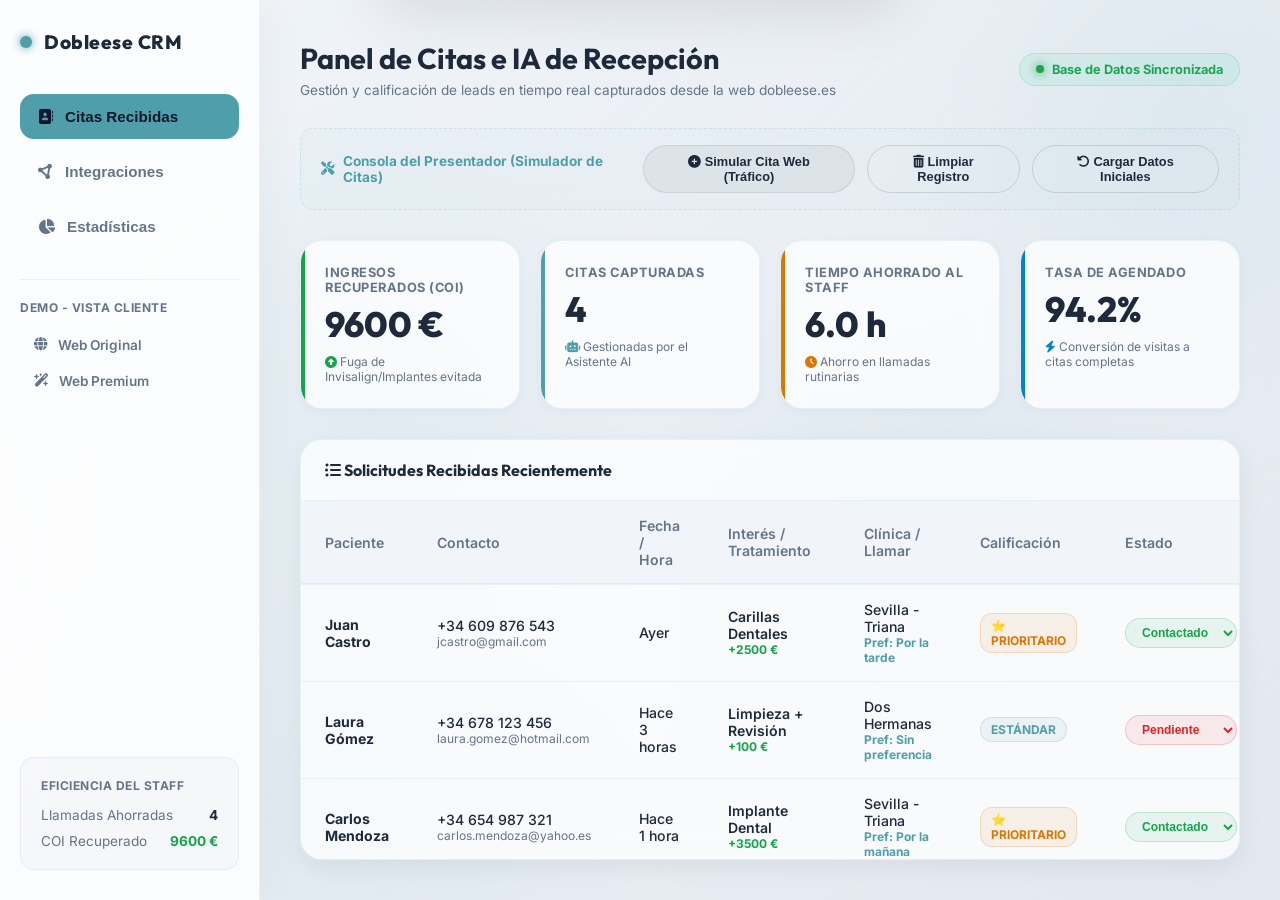
<file: crm.html>
<!DOCTYPE html>
<html lang="es">
<head>
    <meta charset="UTF-8">
    <meta name="viewport" content="width=device-width, initial-scale=1.0">
    <title>Dobleese CRM - Panel de Recepción y Control de Citas</title>
    <!-- FontAwesome para Iconos -->
    <link rel="stylesheet" href="https://cdnjs.cloudflare.com/ajax/libs/font-awesome/6.4.0/css/all.min.css">
    <link rel="stylesheet" href="styles_crm.css">
</head>
<body>
    <!-- Glow backgrounds for the dashboard -->
    <div class="glow-bg" style="top: 10%; left: 5%;"></div>
    <div class="glow-bg" style="bottom: 5%; right: 5%;"></div>

    <!-- ===================================================================
         BARRA LATERAL (Sidebar)
         =================================================================== -->
    <aside class="crm-sidebar">
        <div>
            <div class="sidebar-logo">
                <div class="logo-dot"></div>
                <span>Dobleese CRM</span>
            </div>
            
            <div class="sidebar-menu">
                <button class="menu-item active">
                    <i class="fa-solid fa-address-book"></i> Citas Recibidas
                </button>
                <button class="menu-item" onclick="alert('Funcionalidad de configuración e integración disponible en la versión comercial final.')">
                    <i class="fa-solid fa-circle-nodes"></i> Integraciones
                </button>
                <button class="menu-item" onclick="alert('Funcionalidad de analítica avanzada disponible en la versión comercial final.')">
                    <i class="fa-solid fa-chart-pie"></i> Estadísticas
                </button>
            </div>

            <!-- DEMO VIEWS MENU -->
            <div class="sidebar-demo-sec">
                <div class="sidebar-demo-title">Demo - Vista Cliente</div>
                <a href="index.html" target="_blank" class="demo-link-item">
                    <i class="fa-solid fa-globe"></i> Web Original
                </a>
                <a href="index_mejorado.html" target="_blank" class="demo-link-item">
                    <i class="fa-solid fa-wand-magic-sparkles"></i> Web Premium
                </a>
            </div>
        </div>

        <div class="sidebar-box">
            <div class="sidebar-box-title">Eficiencia del Staff</div>
            <div class="sidebar-stat">
                <span>Llamadas Ahorradas</span>
                <strong id="sidebar-calls-saved">0</strong>
            </div>
            <div class="sidebar-stat">
                <span>COI Recuperado</span>
                <strong id="sidebar-coi-saved" style="color: var(--crm-success);">0 €</strong>
            </div>
        </div>
    </aside>

    <!-- ===================================================================
         CUERPO PRINCIPAL (Main Dashboard)
         =================================================================== -->
    <main class="crm-main">
        <div class="glow-bg" style="top: -20%; right: -20%;"></div>
        <div class="glow-bg" style="bottom: -20%; left: -20%;"></div>
        
        <!-- Cabecera -->
        <div class="crm-header">
            <div class="crm-header-title">
                <h1>Panel de Citas e IA de Recepción</h1>
                <p>Gestión y calificación de leads en tiempo real capturados desde la web dobleese.es</p>
            </div>
            
            <div class="crm-status-pill">
                <div class="pulse-dot"></div>
                <span>Base de Datos Sincronizada</span>
            </div>
        </div>

        <!-- Consola del Presentador (Simulador de Tráfico) -->
        <div class="sim-console">
            <div class="sim-console-title">
                <i class="fa-solid fa-screwdriver-wrench"></i> Consola del Presentador (Simulador de Citas)
            </div>
            <div class="sim-btn-group">
                <button class="sim-btn" id="btn-sim-lead"><i class="fa-solid fa-circle-plus"></i> Simular Cita Web (Tráfico)</button>
                <button class="sim-btn clear" id="btn-sim-clear"><i class="fa-solid fa-trash-can"></i> Limpiar Registro</button>
                <button class="sim-btn clear" id="btn-sim-reset-stats"><i class="fa-solid fa-rotate-left"></i> Cargar Datos Iniciales</button>
            </div>
        </div>

        <!-- Fila de Tarjetas de Indicadores (KPIs) -->
        <div class="kpi-row">
            <div class="kpi-box revenue">
                <div class="kpi-label">Ingresos Recuperados (COI)</div>
                <div class="kpi-number" id="kpi-revenue">0 €</div>
                <div class="kpi-desc"><i class="fa-solid fa-circle-up" style="color:var(--crm-success);"></i> Fuga de Invisalign/Implantes evitada</div>
            </div>
            <div class="kpi-box leads">
                <div class="kpi-label">Citas Capturadas</div>
                <div class="kpi-number" id="kpi-leads-count">0</div>
                <div class="kpi-desc"><i class="fa-solid fa-robot" style="color:var(--crm-primary);"></i> Gestionadas por el Asistente AI</div>
            </div>
            <div class="kpi-box hours">
                <div class="kpi-label">Tiempo Ahorrado al Staff</div>
                <div class="kpi-number" id="kpi-hours-saved">0 h</div>
                <div class="kpi-desc"><i class="fa-solid fa-clock" style="color:var(--crm-warning);"></i> Ahorro en llamadas rutinarias</div>
            </div>
            <div class="kpi-box conv">
                <div class="kpi-label">Tasa de Agendado</div>
                <div class="kpi-number" id="kpi-conv-rate">94.2%</div>
                <div class="kpi-desc"><i class="fa-solid fa-bolt" style="color:var(--crm-info);"></i> Conversión de visitas a citas completas</div>
            </div>
        </div>

        <!-- Tabla de Leads -->
        <div class="panel-card">
            <div class="table-header-row">
                <div class="table-header-title"><i class="fa-solid fa-list-ul"></i> Solicitudes Recibidas Recientemente</div>
            </div>
            
            <div class="table-container">
                <table class="crm-table">
                    <thead>
                        <tr>
                            <th>Paciente</th>
                            <th>Contacto</th>
                            <th>Fecha / Hora</th>
                            <th>Interés / Tratamiento</th>
                            <th>Clínica / Llamar</th>
                            <th>Calificación</th>
                            <th>Estado</th>
                            <th>Acción Rápida</th>
                        </tr>
                    </thead>
                    <tbody id="leads-table-body">
                        <!-- Los leads se inyectan dinámicamente -->
                    </tbody>
                </table>
            </div>
        </div>
    </main>

    <!-- Toast de Notificación Flotante -->
    <div class="crm-toast" id="crm-toast-banner">
        <div class="toast-icon">
            <i class="fa-solid fa-bell"></i>
        </div>
        <div class="toast-content">
            <div class="toast-title" id="toast-title">Cita Prioritaria Capturada</div>
            <div class="toast-desc" id="toast-desc">María García ha solicitado Invisalign en Sevilla - Triana</div>
        </div>
        <div class="toast-value" id="toast-value">+3.500 €</div>
    </div>

    <!-- Lógica del CRM -->
    <script>
        // Datos iniciales de simulación
        const INITIAL_LEADS = [
            {
                id: "lead_1",
                name: "María García",
                phone: "+34 612 345 678",
                email: "maria.garcia@gmail.com",
                treatment: "Invisalign (Ortodoncia)",
                value: 3500,
                location: "Sevilla - Triana",
                timePref: "Por la tarde",
                isPrioritary: true,
                date: "Hace 10 min",
                status: "Pendiente"
            },
            {
                id: "lead_2",
                name: "Carlos Mendoza",
                phone: "+34 654 987 321",
                email: "carlos.mendoza@yahoo.es",
                treatment: "Implante Dental",
                value: 3500,
                location: "Sevilla - Triana",
                timePref: "Por la mañana",
                isPrioritary: true,
                date: "Hace 1 hora",
                status: "Contactado"
            },
            {
                id: "lead_3",
                name: "Laura Gómez",
                phone: "+34 678 123 456",
                email: "laura.gomez@hotmail.com",
                treatment: "Limpieza + Revisión",
                value: 100,
                location: "Dos Hermanas",
                timePref: "Sin preferencia",
                isPrioritary: false,
                date: "Hace 3 horas",
                status: "Pendiente"
            },
            {
                id: "lead_4",
                name: "Juan Castro",
                phone: "+34 609 876 543",
                email: "jcastro@gmail.com",
                treatment: "Carillas Dentales",
                value: 2500,
                location: "Sevilla - Triana",
                timePref: "Por la tarde",
                isPrioritary: true,
                date: "Ayer",
                status: "Contactado"
            }
        ];

        let state = {
            leads: [],
            stats: { revenue: 0, leadsCount: 0, hoursSaved: 0.0 }
        };

        // Audio chime (Web Audio API)
        function playNotificationSound() {
            try {
                const ctx = new (window.AudioContext || window.webkitAudioContext)();
                const osc = ctx.createOscillator();
                const gain = ctx.createGain();
                osc.connect(gain);
                gain.connect(ctx.destination);
                
                osc.type = 'sine';
                osc.frequency.setValueAtTime(587.33, ctx.currentTime); // D5
                gain.gain.setValueAtTime(0.08, ctx.currentTime);
                osc.start(ctx.currentTime);
                osc.frequency.setValueAtTime(783.99, ctx.currentTime + 0.1); // G5
                osc.stop(ctx.currentTime + 0.35);
            } catch (e) {
                console.log("AudioContext bloqueado:", e);
            }
        }

        // Cargar datos
        function loadData() {
            const saved = localStorage.getItem("dobleese_leads");
            if (saved) {
                state.leads = JSON.parse(saved);
            } else {
                state.leads = [...INITIAL_LEADS];
                localStorage.setItem("dobleese_leads", JSON.stringify(state.leads));
            }
            calculateStats();
        }

        function calculateStats() {
            let revenue = 0;
            let leadsCount = state.leads.length;
            let hoursSaved = leadsCount * 1.5;
            state.leads.forEach(l => { revenue += l.value; });

            state.stats = { revenue, leadsCount, hoursSaved };
            renderDashboard();
        }

        // Renderizado de tabla y KPIs
        function renderDashboard() {
            const revenueFormatted = new Intl.NumberFormat("es-ES", { style: "currency", currency: "EUR", maximumFractionDigits: 0 }).format(state.stats.revenue);
            
            document.getElementById("kpi-revenue").innerText = revenueFormatted;
            document.getElementById("kpi-leads-count").innerText = state.stats.leadsCount;
            document.getElementById("kpi-hours-saved").innerText = state.stats.hoursSaved.toFixed(1) + " h";
            
            document.getElementById("sidebar-calls-saved").innerText = state.stats.leadsCount;
            document.getElementById("sidebar-coi-saved").innerText = revenueFormatted;

            const tbody = document.getElementById("leads-table-body");
            tbody.innerHTML = "";

            if (state.leads.length === 0) {
                tbody.innerHTML = `
                    <tr>
                        <td colspan="8" style="text-align: center; color: var(--crm-text-muted); padding: 50px;">
                            <i class="fa-solid fa-folder-open" style="font-size: 2.5rem; margin-bottom: 12px; display: block; color: var(--crm-text-muted);"></i>
                            No hay leads registrados aún. Completa el flujo de chat en la web para sincronizar.
                        </td>
                    </tr>
                `;
                return;
            }

            [...state.leads].reverse().forEach(lead => {
                const tr = document.createElement("tr");
                const qualClass = lead.isPrioritary ? "gold" : "standard";
                const qualText = lead.isPrioritary ? "⭐ Prioritario" : "Estándar";
                
                // Clases de estado
                const statusClass = lead.status.toLowerCase() === "contactado" ? "contactado" : "pendiente";

                tr.innerHTML = `
                    <td>
                        <div style="font-weight: 700; color: var(--crm-text-white);">${lead.name}</div>
                    </td>
                    <td>
                        <div style="font-weight: 500;">${lead.phone}</div>
                        <div style="font-size: 0.75rem; color: var(--crm-text-muted);">${lead.email}</div>
                    </td>
                    <td>
                        <div style="font-weight: 500; color: var(--crm-text-white);">${lead.date}</div>
                    </td>
                    <td>
                        <div style="font-weight: 600; color: var(--crm-text-white);">${lead.treatment}</div>
                        <div style="font-size: 0.75rem; color: var(--crm-success); font-weight: 700;">+${lead.value} €</div>
                    </td>
                    <td>
                        <div style="font-weight: 500;">${lead.location}</div>
                        <div style="font-size: 0.75rem; color: var(--crm-primary); font-weight: 700;">Pref: ${lead.timePref}</div>
                    </td>
                    <td>
                        <span class="priority-tag ${qualClass}">${qualText}</span>
                    </td>
                    <td>
                        <select class="status-badge ${statusClass}" onchange="changeLeadStatus('${lead.id}', this)">
                            <option value="Pendiente" ${lead.status === 'Pendiente' ? 'selected' : ''}>Pendiente</option>
                            <option value="Contactado" ${lead.status === 'Contactado' ? 'selected' : ''}>Contactado</option>
                        </select>
                    </td>
                    <td>
                        <div class="action-group">
                            <button class="crm-btn-action whatsapp" title="Contactar por WhatsApp" onclick="contactWhatsApp('${lead.phone}', '${lead.name}', '${lead.treatment}', '${lead.location}')">
                                <i class="fa-brands fa-whatsapp"></i>
                            </button>
                            <button class="crm-btn-action gmail" title="Enviar Correo de Cita" onclick="contactGmail('${lead.email}', '${lead.name}', '${lead.treatment}', '${lead.location}')">
                                <i class="fa-regular fa-envelope"></i>
                            </button>
                            <button class="crm-btn-action delete" title="Eliminar Lead" onclick="deleteLead('${lead.id}')">
                                <i class="fa-regular fa-trash-can"></i>
                            </button>
                        </div>
                    </td>
                `;
                tbody.appendChild(tr);
            });
        }

        // WhatsApp trigger
        window.contactWhatsApp = (phone, name, treatment, location) => {
            const rawPhone = phone.replace(/[^0-9+]/g, '');
            const text = encodeURIComponent(`Hola ${name}, te escribimos de Clínica Dental Dobleese para informarte de que hemos recibido tu solicitud de valoración de ${treatment} en nuestra clínica de ${location}. ¿Te viene bien hablar ahora para fijar tu diagnóstico gratuito?`);
            const url = `https://api.whatsapp.com/send?phone=${rawPhone}&text=${text}`;
            window.open(url, '_blank');
        };

        // Gmail trigger
        window.contactGmail = (email, name, treatment, location) => {
            const subject = encodeURIComponent(`Pre-reserva de cita: ${treatment} | Dobleese Clínica Dental`);
            const body = encodeURIComponent(`Hola ${name},\n\nHemos recibido tu solicitud de consulta para ${treatment} en Dobleese ${location}.\n\nPara agendar tu consulta y diagnóstico completo de forma totalmente gratuita, indícanos por esta vía si prefieres que te llamemos por teléfono o respóndenos indicando las horas que mejor te vengan.\n\nAtentamente,\nEquipo de Recepción de Dobleese.`);
            const url = `mailto:${email}?subject=${subject}&body=${body}`;
            window.open(url, '_blank');
        };

        // Cambiar estado de lead
        window.changeLeadStatus = (id, selectEl) => {
            const lead = state.leads.find(l => l.id === id);
            if (lead) {
                lead.status = selectEl.value;
                localStorage.setItem("dobleese_leads", JSON.stringify(state.leads));
                
                // Actualizar estilo CSS
                selectEl.className = `status-badge ${selectEl.value.toLowerCase()}`;
                
                showToastNotification(
                    "Estado Actualizado",
                    `Lead ${lead.name} marcado como ${lead.status}`,
                    "OK",
                    "var(--crm-info)"
                );
            }
        };

        // Eliminar lead
        window.deleteLead = (id) => {
            if (confirm("¿Seguro que deseas eliminar este registro?")) {
                state.leads = state.leads.filter(l => l.id !== id);
                localStorage.setItem("dobleese_leads", JSON.stringify(state.leads));
                calculateStats();
            }
        };

        // Mostrar Notificación Flotante
        function showToastNotification(title, desc, val, color) {
            const toast = document.getElementById("crm-toast-banner");
            document.getElementById("toast-title").innerText = title;
            document.getElementById("toast-desc").innerText = desc;
            
            const badge = document.getElementById("toast-value");
            badge.innerText = val;
            badge.style.backgroundColor = color;
            
            toast.classList.add("active");
            setTimeout(() => {
                toast.classList.remove("active");
            }, 4500);
        }

        // Escuchar cambios de localStorage en tiempo real (Sincronización multi-pestaña)
        window.addEventListener("storage", () => {
            const oldLength = state.leads.length;
            loadData();
            
            // Si hay un lead nuevo, emitir alerta sonora y visual
            if (state.leads.length > oldLength) {
                const newLead = state.leads[state.leads.length - 1];
                playNotificationSound();
                showToastNotification(
                    newLead.isPrioritary ? "⭐ Lead de Alta Prioridad Capturado" : "Nueva Reserva Recibida",
                    `${newLead.name} solicita ${newLead.treatment}`,
                    `+${newLead.value} €`,
                    newLead.isPrioritary ? "var(--crm-warning)" : "var(--crm-success)"
                );
            }
        });

        // Eventos de la Consola del Simulador
        document.getElementById("btn-sim-lead").addEventListener("click", () => {
            const listNames = ["Andrés Lozano", "Patricia Herrera", "Manuel Solís", "Lucía Delgado", "Alberto Marín"];
            const listTreatments = [
                { name: "Invisalign (Ortodoncia)", val: 3500, prio: true },
                { name: "Implante Dental", val: 3500, prio: true },
                { name: "Carillas Dentales", val: 2500, prio: true },
                { name: "Blanqueamiento Dental", val: 500, prio: false },
                { name: "Revisión Bucal Completa", val: 100, prio: false }
            ];
            const listLocations = ["Dos Hermanas", "Sevilla - Triana"];
            const listTime = ["Por la mañana", "Por la tarde", "Sin preferencia"];
            
            const name = listNames[Math.floor(Math.random() * listNames.length)];
            const treatmentObj = listTreatments[Math.floor(Math.random() * listTreatments.length)];
            const location = listLocations[Math.floor(Math.random() * listLocations.length)];
            const timePref = listTime[Math.floor(Math.random() * listTime.length)];
            
            const newLead = {
                id: "sim_" + Math.random().toString(36).substr(2, 9),
                name: name,
                phone: "+34 " + Math.floor(600000000 + Math.random() * 99999999),
                email: name.toLowerCase().replace(" ", ".") + "@gmail.com",
                treatment: treatmentObj.name,
                value: treatmentObj.val,
                location: location,
                timePref: timePref,
                isPrioritary: treatmentObj.prio,
                date: new Date().toLocaleDateString("es-ES", { day: "2-digit", month: "2-digit" }) + " " + new Date().toLocaleTimeString("es-ES", { hour: "2-digit", minute: "2-digit", second: "2-digit" }),
                status: "Pendiente"
            };
            
            state.leads.push(newLead);
            localStorage.setItem("dobleese_leads", JSON.stringify(state.leads));
            calculateStats();
            
            // Forzar disparo del alert y notificación en esta misma pestaña
            playNotificationSound();
            showToastNotification(
                newLead.isPrioritary ? "⭐ Lead de Alta Prioridad Capturado" : "Nueva Reserva Recibida",
                `${newLead.name} solicita ${newLead.treatment}`,
                `+${newLead.value} €`,
                newLead.isPrioritary ? "var(--crm-warning)" : "var(--crm-success)"
            );
        });

        document.getElementById("btn-sim-clear").addEventListener("click", () => {
            if (confirm("¿Quieres vaciar los leads cargados en la demo?")) {
                state.leads = [];
                localStorage.setItem("dobleese_leads", JSON.stringify(state.leads));
                calculateStats();
            }
        });

        document.getElementById("btn-sim-reset-stats").addEventListener("click", () => {
            state.leads = [...INITIAL_LEADS];
            localStorage.setItem("dobleese_leads", JSON.stringify(state.leads));
            calculateStats();
        });

        // Carga inicial
        loadData();
    </script>
</body>
</html>
</file>
<file: styles_crm.css>
/* ==========================================================================
   CRM STYLING - CLINIC RECEPTION DASHBOARD
   ========================================================================== */

@import url('https://fonts.googleapis.com/css2?family=Outfit:wght@300;400;500;600;700;800;900&family=Inter:wght@300;400;500;600;700&display=swap');

:root {
    --crm-primary: #4f9ea9;
    --crm-secondary: #0f172a;       /* Dark slate */
    --crm-bg: #f1f5f9;              /* Light slate */
    --crm-card: rgba(255, 255, 255, 0.75);
    --crm-border: rgba(119, 187, 198, 0.15);
    
    --crm-text-white: #1e293b;
    --crm-text-muted: #64748b;
    
    /* Estados (Clinical dark-contrast versions) */
    --crm-success: #16a34a;
    --crm-warning: #d97706;
    --crm-danger: #dc2626;
    --crm-info: #0284c7;
    
    --transition: all 0.35s cubic-bezier(0.4, 0, 0.2, 1);
    --radius-md: 14px;
    --radius-lg: 22px;

    /* Shadows (Lightened) */
    --shadow-sm: 0 2px 8px rgba(0, 0, 0, 0.04);
    --shadow-md: 0 8px 24px rgba(0, 0, 0, 0.06);
    --shadow-lg: 0 16px 40px rgba(0, 0, 0, 0.08);
    --shadow-xl: 0 24px 60px rgba(0, 0, 0, 0.1);
}

* {
    box-sizing: border-box;
    margin: 0;
    padding: 0;
}

body {
    font-family: 'Inter', sans-serif;
    background: linear-gradient(135deg, #f1f5f9 0%, #e2e8f0 100%);
    color: var(--crm-text-white);
    height: 100vh;
    display: grid;
    grid-template-columns: 260px 1fr;
    grid-template-rows: 100vh;
    overflow: hidden;
    position: relative;
}

/* Glow Background effect */
.glow-bg {
    position: absolute;
    width: 600px;
    height: 600px;
    background: radial-gradient(circle, rgba(119, 187, 198, 0.12) 0%, transparent 70%);
    pointer-events: none;
    z-index: 0;
    opacity: 0.8;
}

/* ==========================================================================
   SIDEBAR
   ========================================================================== */

.crm-sidebar {
    background: rgba(255, 255, 255, 0.8);
    backdrop-filter: blur(25px);
    -webkit-backdrop-filter: blur(25px);
    border-right: 1px solid var(--crm-border);
    padding: 30px 20px;
    display: flex;
    flex-direction: column;
    justify-content: space-between;
    height: 100%;
    box-shadow: 10px 0 40px rgba(0, 0, 0, 0.03);
    z-index: 10;
}

.sidebar-logo {
    display: flex;
    align-items: center;
    gap: 12px;
    font-family: 'Outfit', sans-serif;
    font-weight: 800;
    font-size: 1.2rem;
    color: var(--crm-text-white);
    margin-bottom: 40px;
    letter-spacing: 0.5px;
}

.logo-dot {
    width: 12px;
    height: 12px;
    background-color: var(--crm-primary);
    border-radius: 50%;
    box-shadow: 0 0 10px var(--crm-primary);
}

.sidebar-menu {
    display: flex;
    flex-direction: column;
    gap: 10px;
    flex: 1;
}

.menu-item {
    background: none;
    border: none;
    color: var(--crm-text-muted);
    padding: 14px 18px;
    border-radius: var(--radius-md);
    font-size: 0.95rem;
    font-weight: 600;
    cursor: pointer;
    text-align: left;
    display: flex;
    align-items: center;
    gap: 12px;
    transition: var(--transition);
}

.menu-item:hover {
    color: var(--crm-text-white);
    background-color: rgba(30, 41, 59, 0.04);
}

.menu-item.active {
    background-color: var(--crm-primary);
    color: var(--crm-secondary);
}

.sidebar-box {
    background: rgba(30, 41, 59, 0.02);
    border: 1px solid rgba(30, 41, 59, 0.05);
    padding: 20px;
    border-radius: var(--radius-md);
}

.sidebar-box-title {
    font-size: 0.75rem;
    font-weight: 700;
    text-transform: uppercase;
    color: var(--crm-text-muted);
    margin-bottom: 14px;
    letter-spacing: 0.5px;
}

.sidebar-stat {
    display: flex;
    justify-content: space-between;
    font-size: 0.85rem;
    color: var(--crm-text-muted);
    margin-bottom: 10px;
}

.sidebar-stat:last-child {
    margin-bottom: 0;
}

.sidebar-stat strong {
    color: var(--crm-text-white);
    font-weight: 700;
}

/* ==========================================================================
   MAIN DASHBOARD CONTENT
   ========================================================================== */

.crm-main {
    padding: 40px;
    overflow-y: auto;
    overflow-x: hidden;
    display: flex;
    flex-direction: column;
    height: 100%;
    min-height: 0;
    position: relative;
    z-index: 1;
}

/* Header */
.crm-header {
    display: flex;
    justify-content: space-between;
    align-items: center;
    margin-bottom: 30px;
}

.crm-header-title h1 {
    font-size: 1.8rem;
    font-weight: 700;
    font-family: 'Outfit', sans-serif;
    color: var(--crm-text-white);
    margin-bottom: 6px;
}

.crm-header-title p {
    font-size: 0.85rem;
    color: var(--crm-text-muted);
}

.crm-status-pill {
    display: flex;
    align-items: center;
    gap: 8px;
    background-color: rgba(0, 208, 130, 0.08);
    color: var(--crm-success);
    border: 1px solid rgba(0, 208, 130, 0.2);
    padding: 8px 16px;
    border-radius: 30px;
    font-size: 0.8rem;
    font-weight: 700;
}

.crm-status-pill .pulse-dot {
    width: 8px;
    height: 8px;
    background-color: var(--crm-success);
    border-radius: 50%;
    box-shadow: 0 0 10px var(--crm-success);
    animation: crmPulse 1.8s infinite;
}

@keyframes crmPulse {
    0% { transform: scale(0.9); opacity: 0.7; }
    50% { transform: scale(1.1); opacity: 1; }
    100% { transform: scale(0.9); opacity: 0.7; }
}

/* Simulator controls bar */
.sim-console {
    background: rgba(119, 187, 198, 0.03);
    border: 1px dashed rgba(119, 187, 198, 0.25);
    backdrop-filter: blur(10px);
    -webkit-backdrop-filter: blur(10px);
    border-radius: var(--radius-md);
    padding: 16px 20px;
    margin-bottom: 30px;
    display: flex;
    align-items: center;
    justify-content: space-between;
}

.sim-console-title {
    font-size: 0.85rem;
    font-weight: 700;
    color: var(--crm-primary);
    display: flex;
    align-items: center;
    gap: 8px;
}

.sim-btn-group {
    display: flex;
    gap: 12px;
}

.sim-btn {
    background-color: rgba(30, 41, 59, 0.05);
    color: var(--crm-text-white);
    border: 1px solid rgba(30, 41, 59, 0.1);
    padding: 8px 18px;
    border-radius: 30px;
    font-size: 0.8rem;
    font-weight: 600;
    cursor: pointer;
    transition: var(--transition);
}

.sim-btn:hover {
    background-color: var(--crm-primary);
    color: var(--crm-secondary);
}

.sim-btn.clear {
    background-color: transparent;
    border: 1px solid rgba(30, 41, 59, 0.15);
}

.sim-btn.clear:hover {
    background-color: rgba(239, 68, 68, 0.15);
    color: #f87171;
    border-color: rgba(239, 68, 68, 0.3);
}

/* KPI cards grid */
.kpi-row {
    display: grid;
    grid-template-columns: repeat(auto-fit, minmax(220px, 1fr));
    gap: 20px;
    margin-bottom: 30px;
}

.kpi-box {
    background: var(--crm-card);
    border: 1px solid var(--crm-border);
    backdrop-filter: blur(12px);
    -webkit-backdrop-filter: blur(12px);
    padding: 24px;
    border-radius: var(--radius-lg);
    position: relative;
    overflow: hidden;
    transition: var(--transition);
    box-shadow: var(--shadow-sm);
}

.kpi-box:hover {
    transform: translateY(-2px);
    border-color: rgba(119, 187, 198, 0.25);
    box-shadow: var(--shadow-md);
}

.kpi-box::after {
    content: '';
    position: absolute;
    top: 0;
    left: 0;
    width: 4px;
    height: 100%;
    background-color: var(--crm-text-muted);
}

.kpi-box.revenue::after { background-color: var(--crm-success); }
.kpi-box.leads::after { background-color: var(--crm-primary); }
.kpi-box.hours::after { background-color: var(--crm-warning); }
.kpi-box.conv::after { background-color: var(--crm-info); }

.kpi-label {
    font-size: 0.8rem;
    text-transform: uppercase;
    font-weight: 700;
    color: var(--crm-text-muted);
    letter-spacing: 0.5px;
    margin-bottom: 10px;
}

.kpi-number {
    font-size: 2.2rem;
    font-weight: 800;
    color: var(--crm-text-white);
    font-family: 'Outfit', sans-serif;
    line-height: 1.1;
}

.kpi-desc {
    font-size: 0.75rem;
    color: var(--crm-text-muted);
    margin-top: 10px;
}

/* ==========================================================================
   DATA TABLE LISTING
   ========================================================================== */

.panel-card {
    background: var(--crm-card);
    border: 1px solid var(--crm-border);
    backdrop-filter: blur(16px);
    -webkit-backdrop-filter: blur(16px);
    border-radius: var(--radius-lg);
    overflow: hidden;
    box-shadow: var(--shadow-md);
}

/* Sidebar Demo Views section */
.sidebar-demo-sec {
    margin-top: 30px;
    padding-top: 20px;
    border-top: 1px solid var(--crm-border);
}

.sidebar-demo-title {
    font-size: 0.75rem;
    font-weight: 700;
    text-transform: uppercase;
    color: var(--crm-text-muted);
    margin-bottom: 12px;
    letter-spacing: 0.5px;
}

.demo-link-item {
    background: none;
    border: none;
    color: var(--crm-text-muted);
    padding: 10px 14px;
    border-radius: var(--radius-md);
    font-size: 0.85rem;
    font-weight: 600;
    cursor: pointer;
    text-align: left;
    display: flex;
    align-items: center;
    gap: 10px;
    text-decoration: none;
    transition: var(--transition);
}

.demo-link-item:hover {
    color: var(--crm-primary);
    background-color: rgba(119, 187, 198, 0.05);
}

.table-header-row {
    padding: 20px 24px;
    border-bottom: 1px solid var(--crm-border);
    display: flex;
    justify-content: space-between;
    align-items: center;
}

.table-header-title {
    font-size: 1rem;
    font-weight: 700;
    font-family: 'Outfit', sans-serif;
}

.crm-table {
    width: 100%;
    border-collapse: collapse;
    text-align: left;
    font-size: 0.88rem;
}

.table-container {
    overflow-y: auto;
    max-height: calc(100vh - 460px);
    min-height: 250px;
}

.crm-table th {
    position: sticky;
    top: 0;
    z-index: 10;
    background-color: #f1f5f9; /* Solid background matching body */
    color: var(--crm-text-muted);
    font-weight: 600;
    padding: 16px 24px;
    border-bottom: 1px solid var(--crm-border);
    box-shadow: inset 0 -1px 0 var(--crm-border);
}

.crm-table td {
    padding: 16px 24px;
    color: var(--crm-text-white);
    border-bottom: 1px solid var(--crm-border);
    vertical-align: middle;
}

.crm-table tr:hover {
    background-color: rgba(30, 41, 59, 0.02);
}

.crm-table tr:last-child td {
    border-bottom: none;
}

/* Status Select */
.status-badge {
    background: rgba(30, 41, 59, 0.04);
    border: 1px solid rgba(30, 41, 59, 0.1);
    color: var(--crm-text-white);
    padding: 6px 12px;
    border-radius: 20px;
    font-size: 0.75rem;
    font-weight: 600;
    outline: none;
    cursor: pointer;
    transition: var(--transition);
}

.status-badge.pendiente {
    background-color: rgba(220, 38, 38, 0.08);
    color: var(--crm-danger);
    border-color: rgba(220, 38, 38, 0.2);
}

.status-badge.contactado {
    background-color: rgba(22, 163, 74, 0.08);
    color: var(--crm-success);
    border-color: rgba(22, 163, 74, 0.2);
}

/* Badge Qualification */
.priority-tag {
    display: inline-flex;
    align-items: center;
    padding: 4px 10px;
    border-radius: 12px;
    font-size: 0.75rem;
    font-weight: 700;
    text-transform: uppercase;
}

.priority-tag.gold {
    background-color: rgba(217, 119, 6, 0.08);
    color: var(--crm-warning);
    border: 1px solid rgba(217, 119, 6, 0.2);
}

.priority-tag.standard {
    background-color: rgba(79, 158, 169, 0.08);
    color: var(--crm-primary);
    border: 1px solid rgba(79, 158, 169, 0.2);
}

/* CRM Action Buttons */
.action-group {
    display: flex;
    gap: 8px;
}

.crm-btn-action {
    background-color: rgba(30, 41, 59, 0.03);
    border: 1px solid rgba(30, 41, 59, 0.08);
    color: var(--crm-text-white);
    width: 34px;
    height: 34px;
    border-radius: 8px;
    display: flex;
    justify-content: center;
    align-items: center;
    cursor: pointer;
    font-size: 0.85rem;
    transition: var(--transition);
}

.crm-btn-action:hover {
    background-color: var(--crm-primary);
    color: var(--crm-secondary);
    border-color: var(--crm-primary);
}

.crm-btn-action.whatsapp {
    color: var(--crm-success);
    background-color: rgba(0, 208, 130, 0.05);
    border-color: rgba(0, 208, 130, 0.15);
}

.crm-btn-action.whatsapp:hover {
    background-color: var(--crm-success);
    color: var(--crm-secondary);
    border-color: var(--crm-success);
}

.crm-btn-action.gmail {
    color: var(--crm-info);
    background-color: rgba(56, 189, 248, 0.05);
    border-color: rgba(56, 189, 248, 0.15);
}

.crm-btn-action.gmail:hover {
    background-color: var(--crm-info);
    color: var(--crm-secondary);
    border-color: var(--crm-info);
}

.crm-btn-action.delete:hover {
    background-color: var(--crm-danger);
    color: var(--crm-text-white);
    border-color: var(--crm-danger);
}

/* ==========================================================================
   TOAST NOTIFICATION (Slide-down)
   ========================================================================== */

.crm-toast {
    position: fixed;
    top: -100px;
    left: 50%;
    transform: translateX(-50%);
    background: rgba(255, 255, 255, 0.95);
    backdrop-filter: blur(15px);
    -webkit-backdrop-filter: blur(15px);
    border: 2px solid var(--crm-primary);
    padding: 16px 28px;
    border-radius: var(--radius-md);
    box-shadow: var(--shadow-xl);
    z-index: 100000;
    display: flex;
    align-items: center;
    gap: 16px;
    color: var(--crm-text-white);
    width: 90%;
    max-width: 520px;
    transition: all 0.5s cubic-bezier(0.175, 0.885, 0.32, 1.275);
}

.crm-toast.active {
    top: 30px;
}

.toast-icon {
    width: 44px;
    height: 44px;
    background-color: rgba(119, 187, 198, 0.15);
    border-radius: 50%;
    display: flex;
    justify-content: center;
    align-items: center;
    color: var(--crm-primary);
    font-size: 1.25rem;
}

.toast-content {
    flex: 1;
}

.toast-title {
    font-family: 'Outfit', sans-serif;
    font-weight: 700;
    font-size: 0.95rem;
    margin-bottom: 2px;
    color: var(--crm-primary);
}

.toast-desc {
    font-size: 0.8rem;
    color: var(--crm-text-muted);
}

.toast-value {
    background-color: var(--crm-success);
    color: var(--crm-secondary);
    font-weight: 800;
    padding: 6px 12px;
    border-radius: 6px;
    font-size: 0.75rem;
}
</file>
